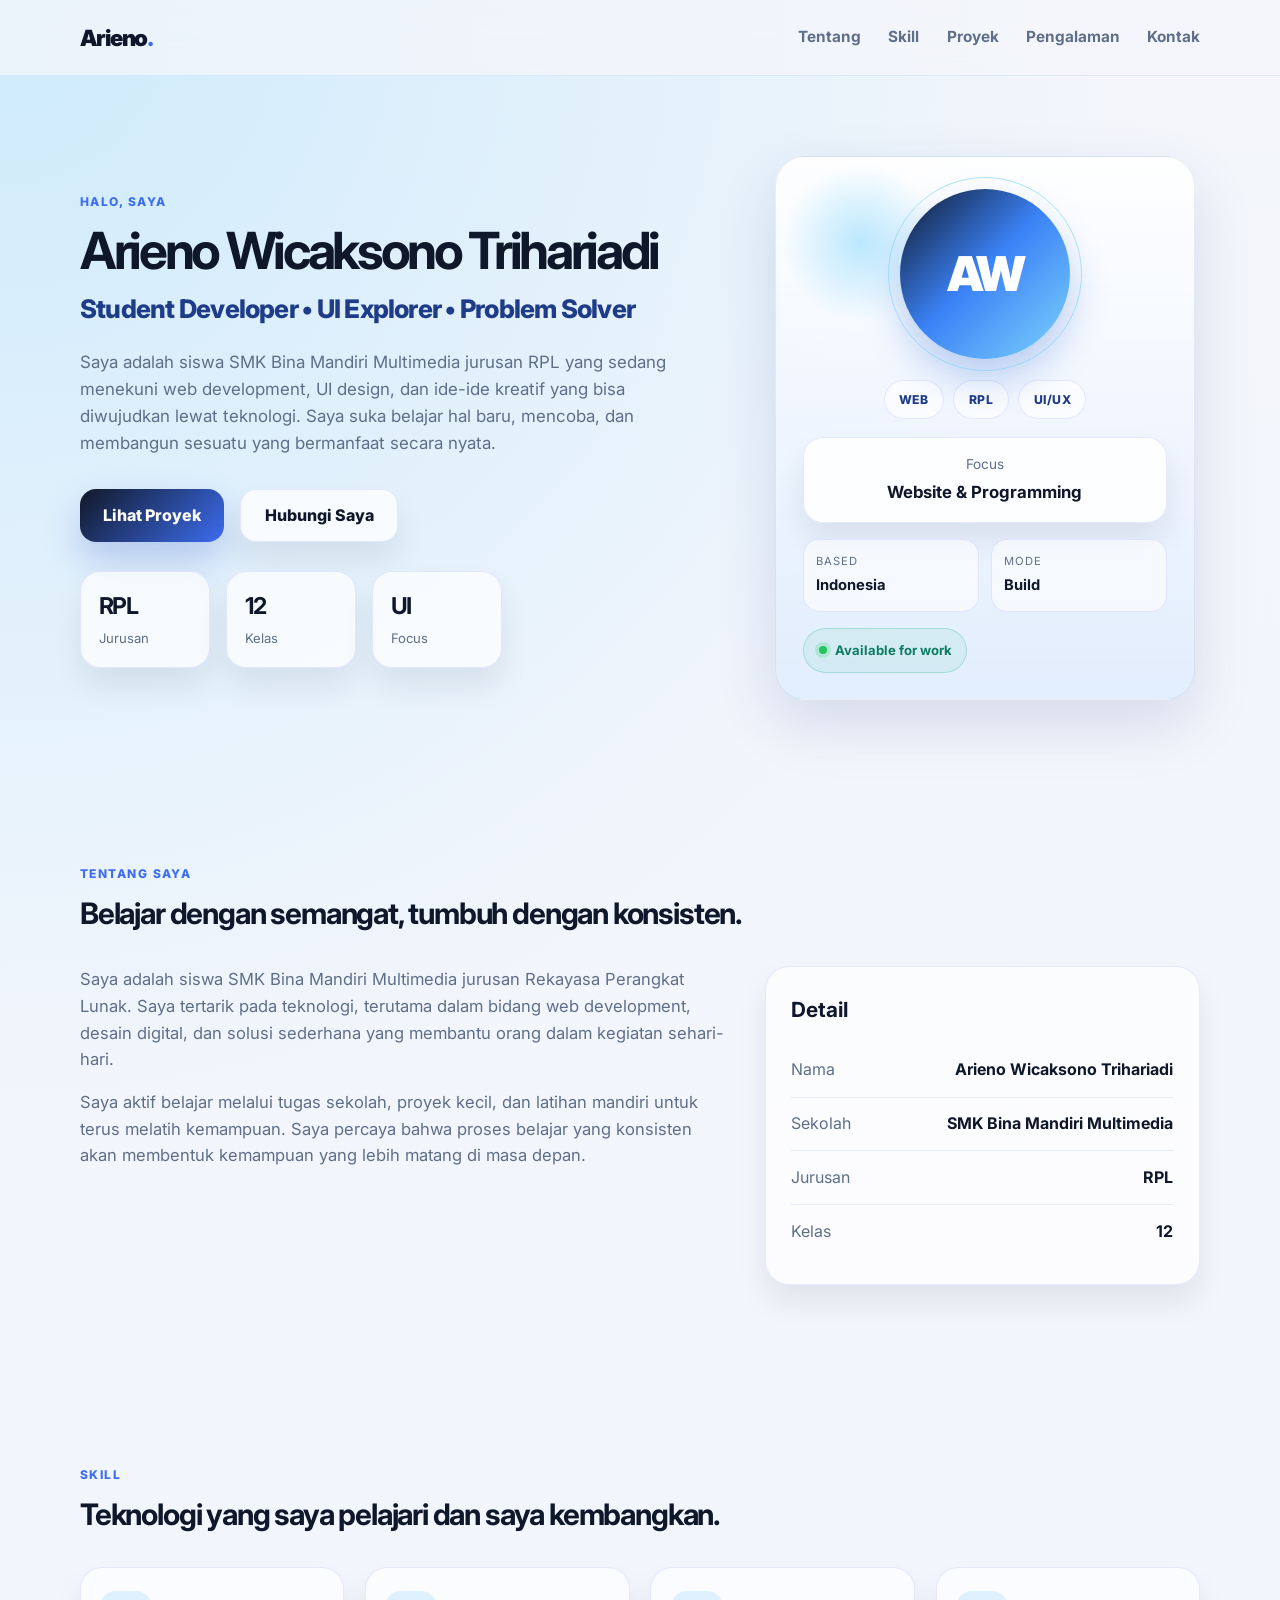
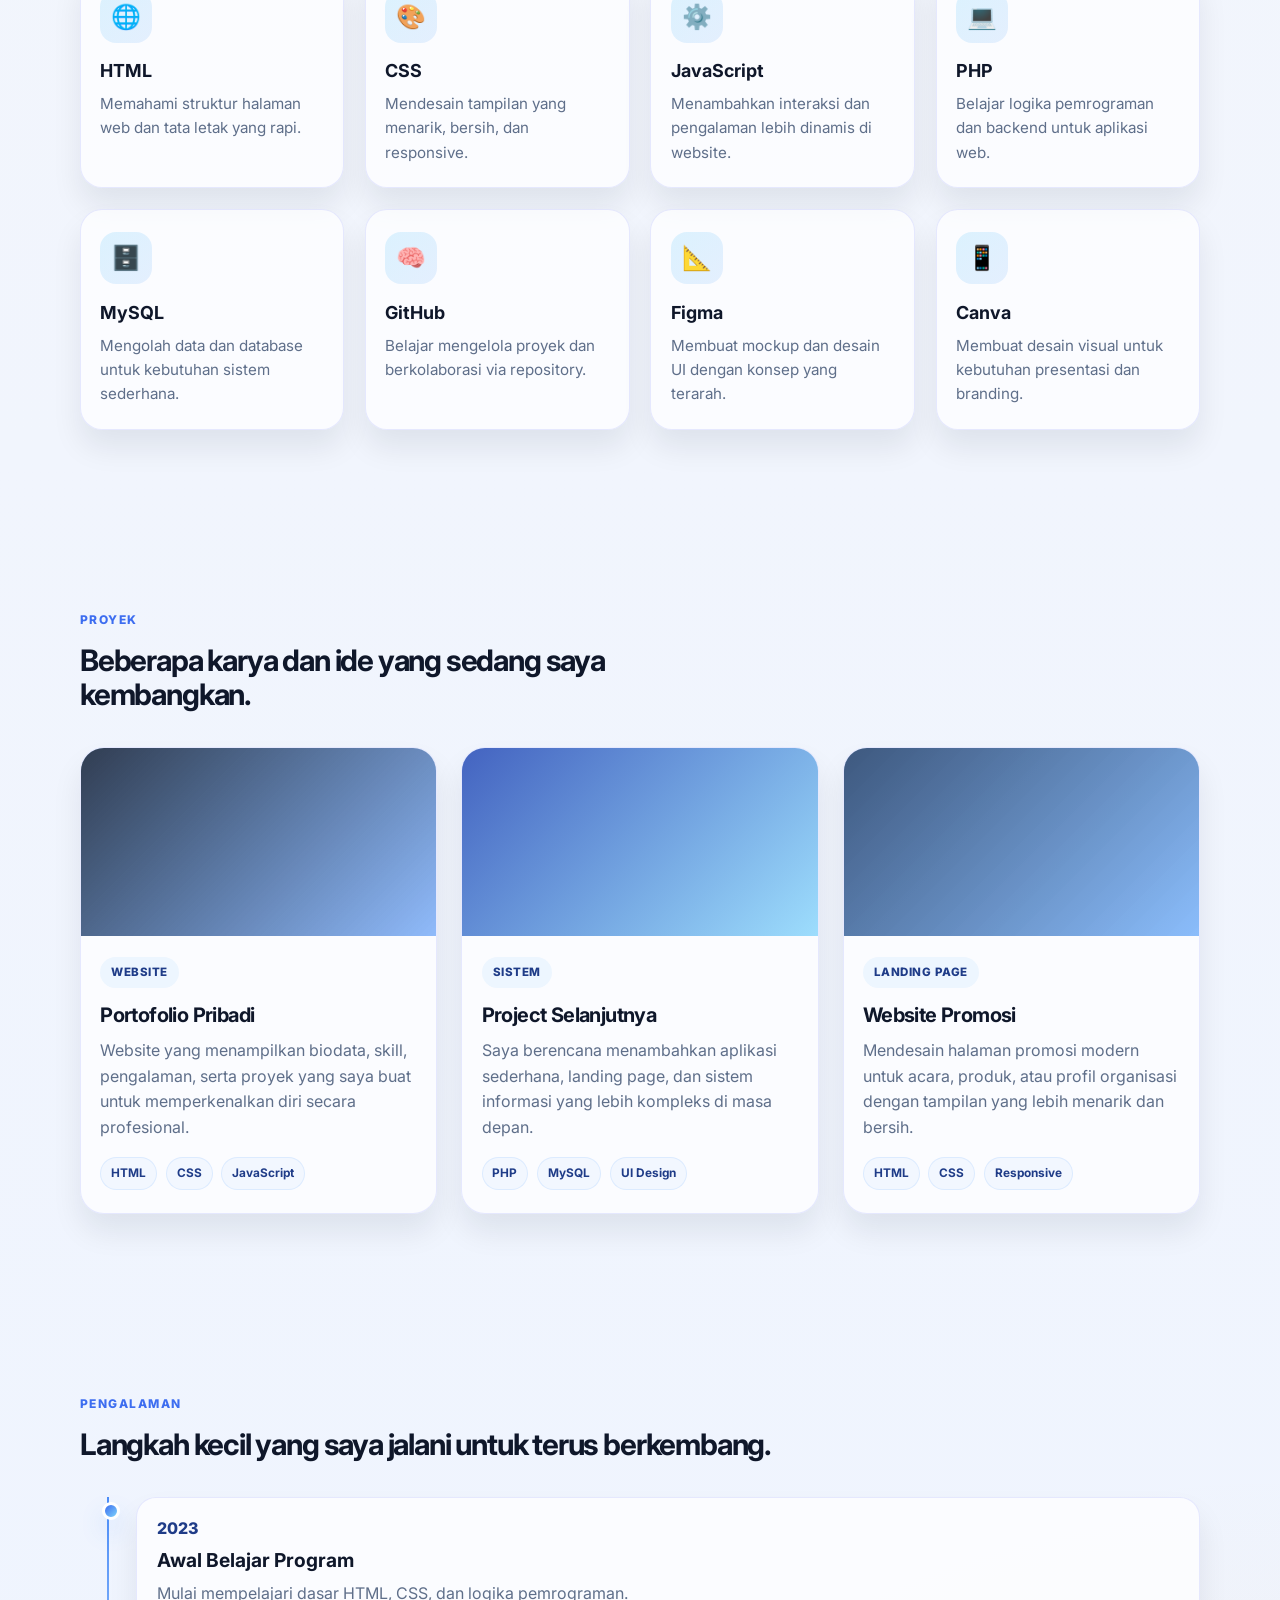
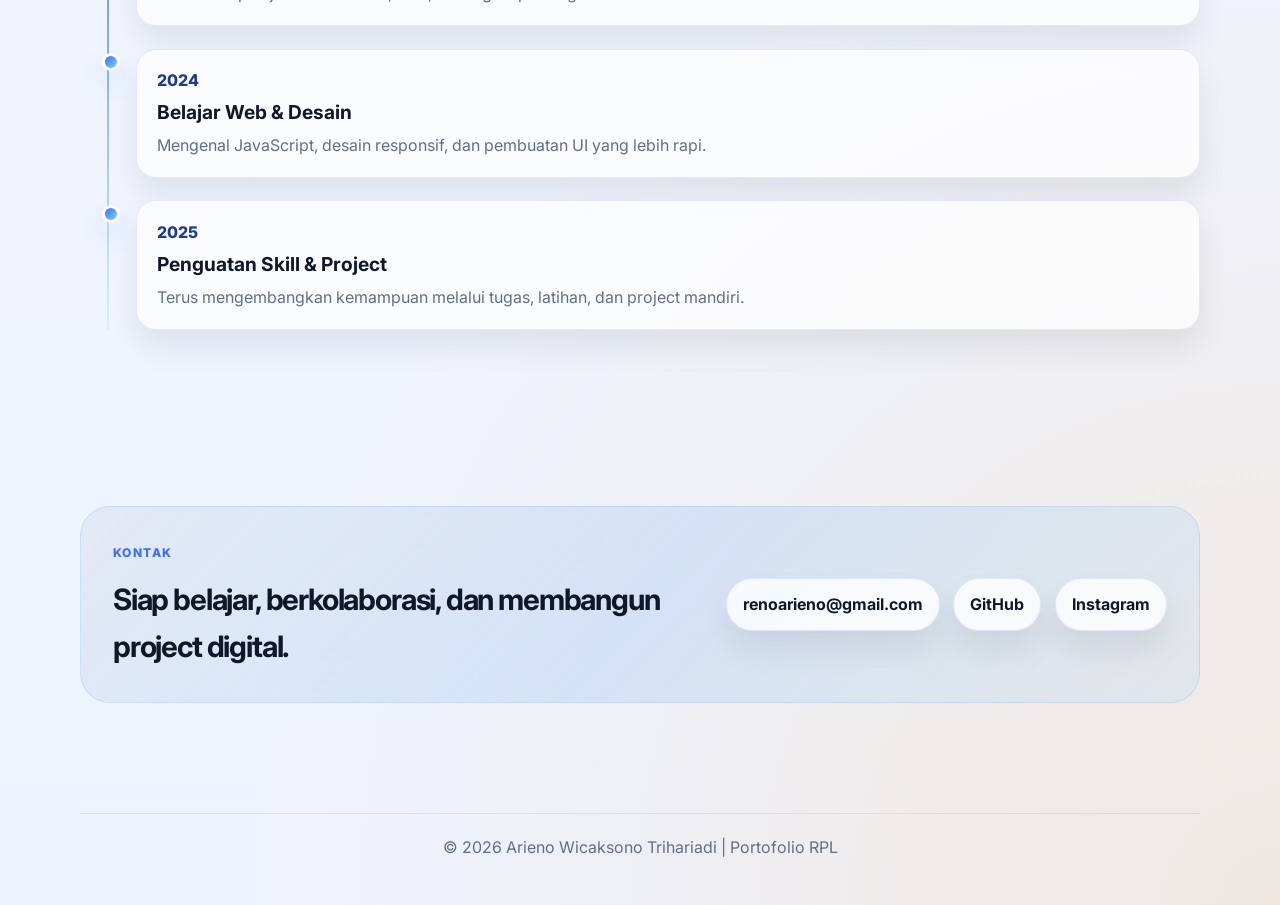
<file: index.html>
<!DOCTYPE html>
<html lang="id">
  <head>
    <meta charset="UTF-8" />
    <meta name="viewport" content="width=device-width, initial-scale=1.0" />
    <meta
      name="description"
      content="Portofolio Arieno Wicaksono Trihariadi - siswa SMK Bina Mandiri Multimedia jurusan RPL."
    />
    <title>Arieno Wicaksono Trihariadi | Portofolio</title>
    <link rel="preconnect" href="https://fonts.googleapis.com" />
    <link rel="preconnect" href="https://fonts.gstatic.com" crossorigin />
    <link
      href="https://fonts.googleapis.com/css2?family=Inter:wght@400;500;600;700;800;900&display=swap"
      rel="stylesheet"
    />
    <link rel="stylesheet" href="style.css" />
  </head>
  <body>
    <header class="header">
      <div class="container nav">
        <a href="#home" class="brand">Arieno<span>.</span></a>
        <nav class="nav-menu" id="navMenu" aria-label="Navigasi utama">
          <a href="#about">Tentang</a>
          <a href="#skills">Skill</a>
          <a href="#projects">Proyek</a>
          <a href="#experience">Pengalaman</a>
          <a href="#contact">Kontak</a>
        </nav>
        <button class="menu-toggle" id="menuToggle" aria-label="Buka menu">
          <span></span>
          <span></span>
          <span></span>
        </button>
      </div>
    </header>

    <main>
      <section class="hero" id="home">
        <div class="container hero-grid">
          <div class="hero-content">
            <p class="eyebrow">Halo, saya</p>
            <h1>Arieno Wicaksono Trihariadi</h1>
            <h2>Student Developer • UI Explorer • Problem Solver</h2>
            <p class="lead">
              Saya adalah siswa SMK Bina Mandiri Multimedia jurusan RPL yang
              sedang menekuni web development, UI design, dan ide-ide kreatif
              yang bisa diwujudkan lewat teknologi. Saya suka belajar hal baru,
              mencoba, dan membangun sesuatu yang bermanfaat secara nyata.
            </p>

            <div class="hero-actions">
              <a href="#projects" class="btn btn-primary">Lihat Proyek</a>
              <a href="#contact" class="btn btn-secondary">Hubungi Saya</a>
            </div>

            <ul class="mini-stats">
              <li><strong>RPL</strong><span>Jurusan</span></li>
              <li><strong>12</strong><span>Kelas</span></li>
              <li><strong>UI</strong><span>Focus</span></li>
            </ul>
          </div>

          <div class="hero-visual" aria-label="Ilustrasi profil">
            <div class="profile-card">
              <div class="avatar-wrap">
                <div class="avatar">AW</div>
              </div>

              <div class="card-badges">
                <span>Web</span>
                <span>RPL</span>
                <span>UI/UX</span>
              </div>

              <div class="info-box">
                <p>Focus</p>
                <strong>Website & Programming</strong>
              </div>

              <div class="profile-meta">
                <div>
                  <span>Based</span>
                  <strong>Indonesia</strong>
                </div>
                <div>
                  <span>Mode</span>
                  <strong>Build</strong>
                </div>
              </div>

              <div class="status-badge">
                <span class="dot-live"></span>
                Available for work
              </div>
            </div>
          </div>
        </div>
      </section>

      <section class="about section" id="about">
        <div class="container">
          <div class="section-heading">
            <p class="eyebrow">Tentang Saya</p>
            <h3>Belajar dengan semangat, tumbuh dengan konsisten.</h3>
          </div>

          <div class="about-grid">
            <div class="about-text">
              <p>
                Saya adalah siswa SMK Bina Mandiri Multimedia jurusan Rekayasa
                Perangkat Lunak. Saya tertarik pada teknologi, terutama dalam
                bidang web development, desain digital, dan solusi sederhana yang
                membantu orang dalam kegiatan sehari-hari.
              </p>
              <p>
                Saya aktif belajar melalui tugas sekolah, proyek kecil, dan latihan
                mandiri untuk terus melatih kemampuan. Saya percaya bahwa proses
                belajar yang konsisten akan membentuk kemampuan yang lebih matang di
                masa depan.
              </p>
            </div>

            <div class="about-panel">
              <h4>Detail</h4>
              <ul>
                <li><span>Nama</span><strong>Arieno Wicaksono Trihariadi</strong></li>
                <li><span>Sekolah</span><strong>SMK Bina Mandiri Multimedia</strong></li>
                <li><span>Jurusan</span><strong>RPL</strong></li>
                <li><span>Kelas</span><strong>12</strong></li>
              </ul>
            </div>
          </div>
        </div>
      </section>

      <section class="skills section" id="skills">
        <div class="container">
          <div class="section-heading">
            <p class="eyebrow">Skill</p>
            <h3>Teknologi yang saya pelajari dan saya kembangkan.</h3>
          </div>

          <div class="skills-grid">
            <div class="skill-card">
              <span class="skill-icon">🌐</span>
              <h4>HTML</h4>
              <p>Memahami struktur halaman web dan tata letak yang rapi.</p>
            </div>
            <div class="skill-card">
              <span class="skill-icon">🎨</span>
              <h4>CSS</h4>
              <p>Mendesain tampilan yang menarik, bersih, dan responsive.</p>
            </div>
            <div class="skill-card">
              <span class="skill-icon">⚙️</span>
              <h4>JavaScript</h4>
              <p>Menambahkan interaksi dan pengalaman lebih dinamis di website.</p>
            </div>
            <div class="skill-card">
              <span class="skill-icon">💻</span>
              <h4>PHP</h4>
              <p>Belajar logika pemrograman dan backend untuk aplikasi web.</p>
            </div>
            <div class="skill-card">
              <span class="skill-icon">🗄️</span>
              <h4>MySQL</h4>
              <p>Mengolah data dan database untuk kebutuhan sistem sederhana.</p>
            </div>
            <div class="skill-card">
              <span class="skill-icon">🧠</span>
              <h4>GitHub</h4>
              <p>Belajar mengelola proyek dan berkolaborasi via repository.</p>
            </div>
            <div class="skill-card">
              <span class="skill-icon">📐</span>
              <h4>Figma</h4>
              <p>Membuat mockup dan desain UI dengan konsep yang terarah.</p>
            </div>
            <div class="skill-card">
              <span class="skill-icon">📱</span>
              <h4>Canva</h4>
              <p>Membuat desain visual untuk kebutuhan presentasi dan branding.</p>
            </div>
          </div>
        </div>
      </section>

      <section class="projects section" id="projects">
        <div class="container">
          <div class="section-heading">
            <p class="eyebrow">Proyek</p>
            <h3>Beberapa karya dan ide yang sedang saya kembangkan.</h3>
          </div>

          <div class="project-grid">
            <article class="project-card">
              <div class="project-thumb one"></div>
              <div class="project-body">
                <span class="tag">Website</span>
                <h4>Portofolio Pribadi</h4>
                <p>
                  Website yang menampilkan biodata, skill, pengalaman, serta proyek
                  yang saya buat untuk memperkenalkan diri secara profesional.
                </p>
                <ul>
                  <li>HTML</li>
                  <li>CSS</li>
                  <li>JavaScript</li>
                </ul>
              </div>
            </article>

            <article class="project-card">
              <div class="project-thumb two"></div>
              <div class="project-body">
                <span class="tag">Sistem</span>
                <h4>Project Selanjutnya</h4>
                <p>
                  Saya berencana menambahkan aplikasi sederhana, landing page, dan
                  sistem informasi yang lebih kompleks di masa depan.
                </p>
                <ul>
                  <li>PHP</li>
                  <li>MySQL</li>
                  <li>UI Design</li>
                </ul>
              </div>
            </article>

            <article class="project-card">
              <div class="project-thumb three"></div>
              <div class="project-body">
                <span class="tag">Landing Page</span>
                <h4>Website Promosi</h4>
                <p>
                  Mendesain halaman promosi modern untuk acara, produk, atau profil
                  organisasi dengan tampilan yang lebih menarik dan bersih.
                </p>
                <ul>
                  <li>HTML</li>
                  <li>CSS</li>
                  <li>Responsive</li>
                </ul>
              </div>
            </article>
          </div>
        </div>
      </section>

      <section class="experience section" id="experience">
        <div class="container">
          <div class="section-heading">
            <p class="eyebrow">Pengalaman</p>
            <h3>Langkah kecil yang saya jalani untuk terus berkembang.</h3>
          </div>

          <div class="timeline">
            <div class="timeline-item">
              <span class="dot"></span>
              <div>
                <p class="year">2023</p>
                <h4>Awal Belajar Program</h4>
                <p>Mulai mempelajari dasar HTML, CSS, dan logika pemrograman.</p>
              </div>
            </div>
            <div class="timeline-item">
              <span class="dot"></span>
              <div>
                <p class="year">2024</p>
                <h4>Belajar Web & Desain</h4>
                <p>Mengenal JavaScript, desain responsif, dan pembuatan UI yang lebih rapi.</p>
              </div>
            </div>
            <div class="timeline-item">
              <span class="dot"></span>
              <div>
                <p class="year">2025</p>
                <h4>Penguatan Skill & Project</h4>
                <p>Terus mengembangkan kemampuan melalui tugas, latihan, dan project mandiri.</p>
              </div>
            </div>
          </div>
        </div>
      </section>

      <section class="contact section" id="contact">
        <div class="container contact-box">
          <div>
            <p class="eyebrow">Kontak</p>
            <h3>Siap belajar, berkolaborasi, dan membangun project digital.</h3>
          </div>

          <div class="contact-links">
            <a href="mailto:renoarieno@gmail.com">renoarieno@gmail.com</a>
            <a href="https://github.com/HKnami1" target="_blank" rel="noreferrer">GitHub</a>
            <a href="https://instagram.com" target="_blank" rel="noreferrer">Instagram</a>
          </div>
        </div>
      </section>
    </main>

    <footer class="footer">
      <div class="container footer-wrap">
        <p>© <span id="year"></span> Arieno Wicaksono Trihariadi | Portofolio RPL</p>
      </div>
    </footer>

    <script src="script.js"></script>
  </body>
</html>
</file>
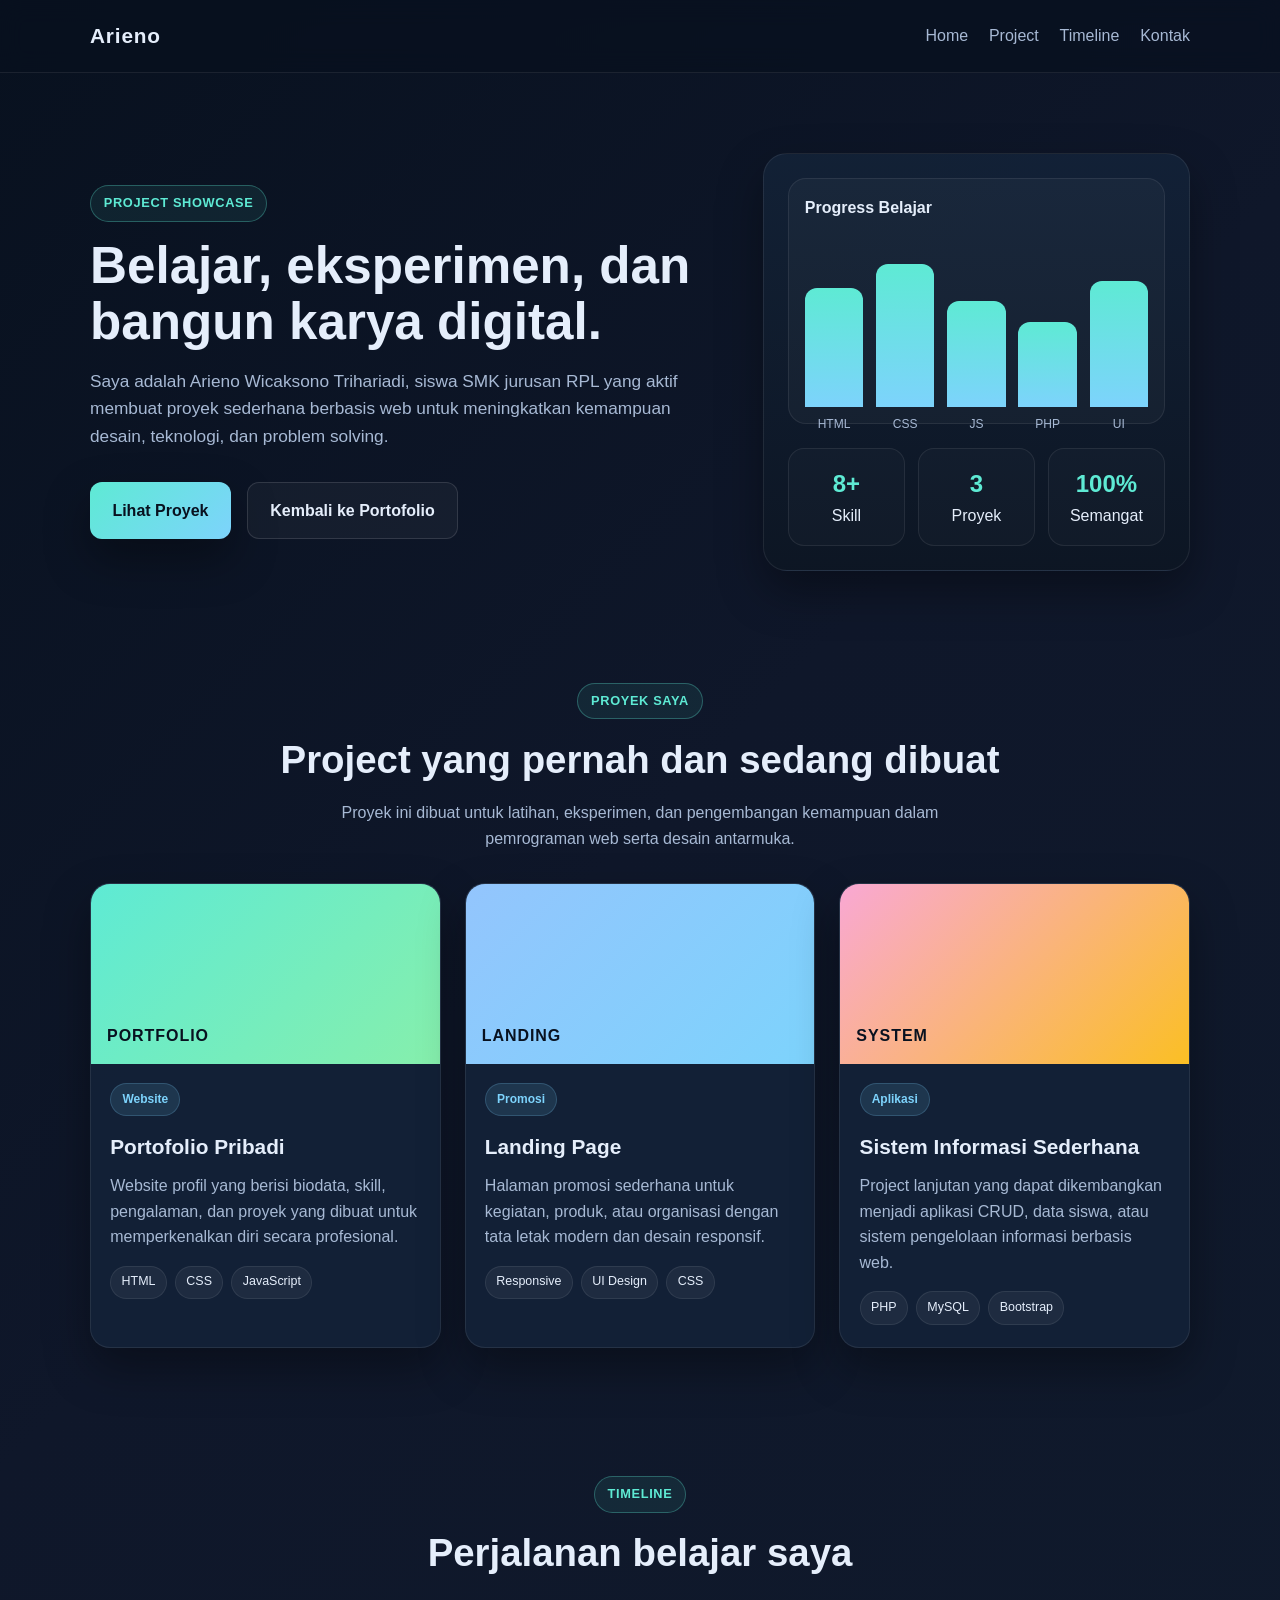
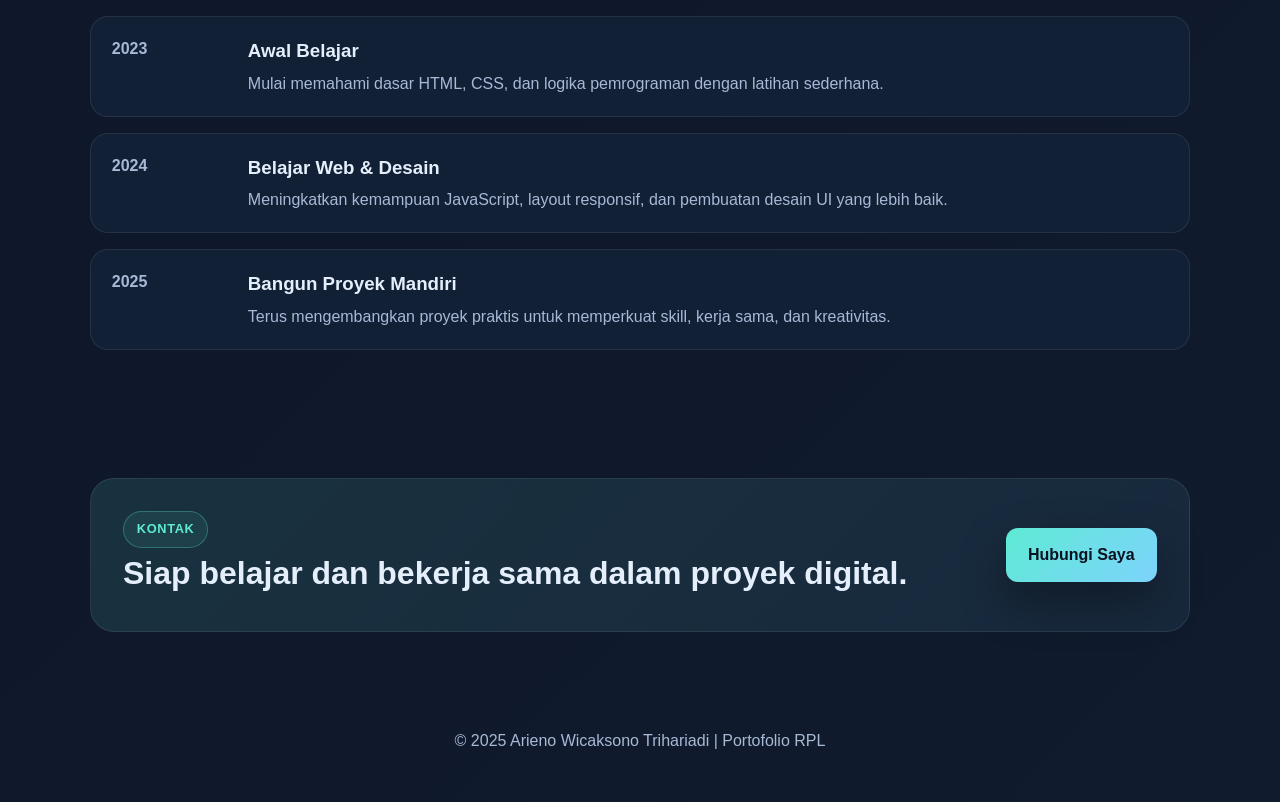
<file: project.html>
<!DOCTYPE html>
<html lang="id">
  <head>
    <meta charset="UTF-8" />
    <meta name="viewport" content="width=device-width, initial-scale=1.0" />
    <title>Project Showcase | Arieno</title>
    <style>
      :root {
        --bg: #08111f;
        --bg-soft: #101b2d;
        --panel: rgba(16, 27, 45, 0.9);
        --panel-strong: #132238;
        --primary: #5eead4;
        --primary-2: #7dd3fc;
        --text: #e5eefb;
        --muted: #a7b9d4;
        --accent: #fbbf24;
        --shadow: 0 20px 45px rgba(0, 0, 0, 0.35);
      }

      * {
        box-sizing: border-box;
      }

      html {
        scroll-behavior: smooth;
      }

      body {
        margin: 0;
        font-family: Arial, Helvetica, sans-serif;
        background: linear-gradient(135deg, var(--bg), #0f172a 40%, var(--bg-soft));
        color: var(--text);
        line-height: 1.6;
      }

      a {
        color: inherit;
        text-decoration: none;
      }

      .container {
        width: min(1100px, calc(100% - 2rem));
        margin: 0 auto;
      }

      .header {
        position: sticky;
        top: 0;
        z-index: 20;
        backdrop-filter: blur(12px);
        background: rgba(8, 17, 31, 0.7);
        border-bottom: 1px solid rgba(255, 255, 255, 0.08);
      }

      .nav {
        display: flex;
        justify-content: space-between;
        align-items: center;
        min-height: 72px;
      }

      .brand {
        font-size: 1.3rem;
        font-weight: 700;
        letter-spacing: 0.04em;
      }

      .nav-links {
        display: flex;
        align-items: center;
        gap: 1.3rem;
        color: var(--muted);
      }

      .nav-links a:hover {
        color: var(--primary);
      }

      .hero {
        padding: 5rem 0 3rem;
      }

      .hero-wrap {
        display: grid;
        grid-template-columns: 1.2fr 0.8fr;
        gap: 2rem;
        align-items: center;
      }

      .eyebrow {
        display: inline-block;
        background: rgba(94, 234, 212, 0.08);
        border: 1px solid rgba(94, 234, 212, 0.3);
        color: var(--primary);
        padding: 0.45rem 0.8rem;
        border-radius: 999px;
        font-size: 0.8rem;
        font-weight: 700;
        letter-spacing: 0.05em;
        text-transform: uppercase;
      }

      h1 {
        font-size: clamp(2.3rem, 4vw, 4rem);
        line-height: 1.1;
        margin: 1rem 0 0.8rem;
      }

      .lead {
        color: var(--muted);
        font-size: 1.08rem;
        max-width: 640px;
      }

      .cta-row {
        display: flex;
        flex-wrap: wrap;
        gap: 1rem;
        margin-top: 2rem;
      }

      .btn {
        display: inline-flex;
        align-items: center;
        justify-content: center;
        min-height: 48px;
        padding: 0.9rem 1.4rem;
        border-radius: 12px;
        font-weight: 700;
        transition: 0.2s ease;
      }

      .btn-primary {
        background: linear-gradient(135deg, var(--primary), var(--primary-2));
        color: #08111f;
        box-shadow: var(--shadow);
      }

      .btn-secondary {
        background: rgba(255, 255, 255, 0.04);
        border: 1px solid rgba(255, 255, 255, 0.12);
      }

      .btn:hover {
        transform: translateY(-2px);
      }

      .hero-card {
        background: linear-gradient(180deg, rgba(19, 34, 56, 0.9), rgba(13, 22, 35, 0.9));
        border: 1px solid rgba(255, 255, 255, 0.08);
        border-radius: 24px;
        padding: 1.5rem;
        box-shadow: var(--shadow);
      }

      .mini-graph {
        background: rgba(255,255,255,0.03);
        border-radius: 18px;
        padding: 1rem;
        border: 1px solid rgba(255,255,255,0.08);
      }

      .bars {
        display: flex;
        align-items: end;
        gap: 0.8rem;
        height: 170px;
        margin-top: 1rem;
      }

      .bar {
        flex: 1;
        border-radius: 12px 12px 0 0;
        background: linear-gradient(180deg, var(--primary), var(--primary-2));
        position: relative;
      }

      .bar span {
        position: absolute;
        bottom: -28px;
        left: 50%;
        transform: translateX(-50%);
        color: var(--muted);
        font-size: 0.75rem;
      }

      .stats {
        display: grid;
        grid-template-columns: repeat(3, minmax(0, 1fr));
        gap: 0.8rem;
        margin-top: 1.5rem;
      }

      .stat-box {
        background: rgba(255,255,255,0.02);
        border: 1px solid rgba(255,255,255,0.08);
        border-radius: 16px;
        padding: 1rem;
        text-align: center;
      }

      .stat-box strong {
        display: block;
        font-size: 1.5rem;
        color: var(--primary);
      }

      section {
        padding: 4rem 0;
      }

      .section-header {
        text-align: center;
        margin-bottom: 2rem;
      }

      .section-header h2 {
        font-size: clamp(2rem, 3vw, 3rem);
        margin: 0.6rem 0;
      }

      .section-header p {
        color: var(--muted);
        max-width: 700px;
        margin: 0 auto;
      }

      .projects-grid {
        display: grid;
        grid-template-columns: repeat(3, minmax(0, 1fr));
        gap: 1.5rem;
      }

      .project-card {
        background: rgba(19, 34, 56, 0.9);
        border: 1px solid rgba(255,255,255,0.08);
        border-radius: 20px;
        overflow: hidden;
        box-shadow: var(--shadow);
      }

      .thumb {
        height: 180px;
        padding: 1rem;
        display: flex;
        align-items: end;
        justify-content: flex-start;
        font-weight: 700;
        letter-spacing: 0.06em;
        text-transform: uppercase;
        color: #08111f;
      }

      .thumb.one { background: linear-gradient(135deg, var(--primary), #86efac); }
      .thumb.two { background: linear-gradient(135deg, #93c5fd, var(--primary-2)); }
      .thumb.three { background: linear-gradient(135deg, #f9a8d4, var(--accent)); }

      .project-body {
        padding: 1.2rem 1.2rem 1.4rem;
      }

      .tag {
        display: inline-block;
        background: rgba(125, 211, 252, 0.12);
        color: var(--primary-2);
        border: 1px solid rgba(125, 211, 252, 0.2);
        border-radius: 999px;
        padding: 0.35rem 0.7rem;
        font-size: 0.75rem;
        font-weight: 700;
      }

      .project-body h3 {
        margin: 0.9rem 0 0.6rem;
        font-size: 1.3rem;
      }

      .project-body p {
        color: var(--muted);
        margin: 0;
      }

      .tech {
        display: flex;
        flex-wrap: wrap;
        gap: 0.5rem;
        margin-top: 1rem;
      }

      .tech span {
        background: rgba(255,255,255,0.05);
        border: 1px solid rgba(255,255,255,0.08);
        color: var(--text);
        font-size: 0.78rem;
        border-radius: 999px;
        padding: 0.35rem 0.65rem;
      }

      .timeline {
        display: grid;
        gap: 1rem;
      }

      .time-item {
        display: grid;
        grid-template-columns: 120px 1fr;
        gap: 1rem;
        background: rgba(19, 34, 56, 0.9);
        border: 1px solid rgba(255,255,255,0.08);
        border-radius: 18px;
        padding: 1.2rem 1.3rem;
      }

      .year {
        font-weight: 700;
        color: var(--primary);
        margin: 0;
      }

      .time-item h3 {
        margin: 0 0 0.3rem;
      }

      .time-item p {
        margin: 0;
        color: var(--muted);
      }

      .contact-box {
        background: linear-gradient(135deg, rgba(94, 234, 212, 0.12), rgba(125, 211, 252, 0.08));
        border: 1px solid rgba(255,255,255,0.08);
        border-radius: 24px;
        padding: 2rem;
        display: flex;
        align-items: center;
        justify-content: space-between;
        gap: 1rem;
      }

      .contact-box h2 {
        margin: 0;
        font-size: clamp(1.8rem, 2.5vw, 2.5rem);
      }

      .footer {
        padding: 2rem 0 3rem;
        color: var(--muted);
        text-align: center;
      }

      @media (max-width: 820px) {
        .hero-wrap,
        .projects-grid,
        .contact-box {
          grid-template-columns: 1fr;
          display: grid;
        }

        .nav-links {
          display: none;
        }

        .time-item {
          grid-template-columns: 1fr;
        }
      }
    </style>
  </head>
  <body>
    <header class="header">
      <div class="container nav">
        <a href="index.html" class="brand">Arieno</a>
        <nav class="nav-links" aria-label="Navigasi utama">
          <a href="index.html">Home</a>
          <a href="#projects">Project</a>
          <a href="#timeline">Timeline</a>
          <a href="#contact">Kontak</a>
        </nav>
      </div>
    </header>

    <main>
      <section class="hero">
        <div class="container hero-wrap">
          <div>
            <span class="eyebrow">Project Showcase</span>
            <h1>Belajar, eksperimen, dan bangun karya digital.</h1>
            <p class="lead">
              Saya adalah Arieno Wicaksono Trihariadi, siswa SMK jurusan RPL yang aktif
              membuat proyek sederhana berbasis web untuk meningkatkan kemampuan desain,
              teknologi, dan problem solving.
            </p>
            <div class="cta-row">
              <a href="#projects" class="btn btn-primary">Lihat Proyek</a>
              <a href="index.html" class="btn btn-secondary">Kembali ke Portofolio</a>
            </div>
          </div>

          <div class="hero-card">
            <div class="mini-graph">
              <strong>Progress Belajar</strong>
              <div class="bars" aria-label="Grafik belajar">
                <div class="bar" style="height: 70%;"><span>HTML</span></div>
                <div class="bar" style="height: 84%;"><span>CSS</span></div>
                <div class="bar" style="height: 62%;"><span>JS</span></div>
                <div class="bar" style="height: 50%;"><span>PHP</span></div>
                <div class="bar" style="height: 74%;"><span>UI</span></div>
              </div>
            </div>
            <div class="stats">
              <div class="stat-box"><strong>8+</strong><span>Skill</span></div>
              <div class="stat-box"><strong>3</strong><span>Proyek</span></div>
              <div class="stat-box"><strong>100%</strong><span>Semangat</span></div>
            </div>
          </div>
        </div>
      </section>

      <section id="projects">
        <div class="container">
          <div class="section-header">
            <span class="eyebrow">Proyek Saya</span>
            <h2>Project yang pernah dan sedang dibuat</h2>
            <p>
              Proyek ini dibuat untuk latihan, eksperimen, dan pengembangan kemampuan dalam
              pemrograman web serta desain antarmuka.
            </p>
          </div>

          <div class="projects-grid">
            <article class="project-card">
              <div class="thumb one">Portfolio</div>
              <div class="project-body">
                <span class="tag">Website</span>
                <h3>Portofolio Pribadi</h3>
                <p>
                  Website profil yang berisi biodata, skill, pengalaman, dan proyek yang dibuat
                  untuk memperkenalkan diri secara profesional.
                </p>
                <div class="tech">
                  <span>HTML</span>
                  <span>CSS</span>
                  <span>JavaScript</span>
                </div>
              </div>
            </article>

            <article class="project-card">
              <div class="thumb two">Landing</div>
              <div class="project-body">
                <span class="tag">Promosi</span>
                <h3>Landing Page</h3>
                <p>
                  Halaman promosi sederhana untuk kegiatan, produk, atau organisasi dengan tata
                  letak modern dan desain responsif.
                </p>
                <div class="tech">
                  <span>Responsive</span>
                  <span>UI Design</span>
                  <span>CSS</span>
                </div>
              </div>
            </article>

            <article class="project-card">
              <div class="thumb three">System</div>
              <div class="project-body">
                <span class="tag">Aplikasi</span>
                <h3>Sistem Informasi Sederhana</h3>
                <p>
                  Project lanjutan yang dapat dikembangkan menjadi aplikasi CRUD, data siswa,
                  atau sistem pengelolaan informasi berbasis web.
                </p>
                <div class="tech">
                  <span>PHP</span>
                  <span>MySQL</span>
                  <span>Bootstrap</span>
                </div>
              </div>
            </article>
          </div>
        </div>
      </section>

      <section id="timeline">
        <div class="container">
          <div class="section-header">
            <span class="eyebrow">Timeline</span>
            <h2>Perjalanan belajar saya</h2>
          </div>

          <div class="timeline">
            <div class="time-item">
              <p class="year">2023</p>
              <div>
                <h3>Awal Belajar</h3>
                <p>Mulai memahami dasar HTML, CSS, dan logika pemrograman dengan latihan sederhana.</p>
              </div>
            </div>

            <div class="time-item">
              <p class="year">2024</p>
              <div>
                <h3>Belajar Web & Desain</h3>
                <p>Meningkatkan kemampuan JavaScript, layout responsif, dan pembuatan desain UI yang lebih baik.</p>
              </div>
            </div>

            <div class="time-item">
              <p class="year">2025</p>
              <div>
                <h3>Bangun Proyek Mandiri</h3>
                <p>Terus mengembangkan proyek praktis untuk memperkuat skill, kerja sama, dan kreativitas.</p>
              </div>
            </div>
          </div>
        </div>
      </section>

      <section id="contact">
        <div class="container">
          <div class="contact-box">
            <div>
              <span class="eyebrow">Kontak</span>
              <h2>Siap belajar dan bekerja sama dalam proyek digital.</h2>
            </div>
            <a href="mailto:renoarieno@gmail.com" class="btn btn-primary">Hubungi Saya</a>
          </div>
        </div>
      </section>
    </main>

    <footer class="footer">
      <div class="container">© 2025 Arieno Wicaksono Trihariadi | Portofolio RPL</div>
    </footer>
  </body>
</html>
</file>
<file: style.css>
:root {
  --bg: #f4f6fb;
  --bg-strong: #eaf1ff;
  --surface: rgba(255, 255, 255, 0.78);
  --surface-strong: #ffffff;
  --primary: #111827;
  --primary-soft: #1f3c88;
  --primary-mid: #3d6df0;
  --accent: #7dd3fc;
  --accent-soft: #dbeafe;
  --warm: #f7b267;
  --text: #0f172a;
  --muted: #5f6f8a;
  --border: rgba(129, 140, 248, 0.18);
  --shadow: 0 24px 60px rgba(31, 60, 136, 0.14);
  --shadow-soft: 0 18px 30px rgba(15, 23, 42, 0.08);
}

* {
  box-sizing: border-box;
  margin: 0;
  padding: 0;
}

html {
  scroll-behavior: smooth;
}

body {
  font-family: "Inter", sans-serif;
  background:
    radial-gradient(circle at top left, rgba(125, 211, 252, 0.32), transparent 26%),
    radial-gradient(circle at bottom right, rgba(247, 178, 103, 0.2), transparent 24%),
    linear-gradient(180deg, var(--bg) 0%, #eef4ff 100%);
  color: var(--text);
  line-height: 1.6;
}

img {
  max-width: 100%;
  display: block;
}

a {
  color: inherit;
  text-decoration: none;
}

.container {
  width: min(1120px, calc(100% - 2rem));
  margin: 0 auto;
}

.section {
  padding: 5.5rem 0;
}

.eyebrow {
  display: inline-block;
  margin-bottom: 0.85rem;
  color: var(--primary-mid);
  font-size: 0.75rem;
  font-weight: 800;
  letter-spacing: 0.12em;
  text-transform: uppercase;
}

.section-heading {
  margin-bottom: 2.25rem;
}

.section-heading h3 {
  max-width: 700px;
  font-size: clamp(1.85rem, 2vw, 2.7rem);
  line-height: 1.15;
  letter-spacing: -0.04em;
}

.header {
  position: sticky;
  top: 0;
  z-index: 20;
  backdrop-filter: blur(18px);
  background: rgba(244, 246, 251, 0.75);
  border-bottom: 1px solid rgba(59, 130, 246, 0.12);
}

.nav {
  min-height: 75px;
  display: flex;
  align-items: center;
  justify-content: space-between;
  gap: 1.5rem;
}

.brand {
  font-size: 1.4rem;
  font-weight: 900;
  letter-spacing: -0.05em;
  color: var(--text);
}

.brand span {
  color: var(--primary-mid);
}

.nav-menu {
  display: flex;
  align-items: center;
  gap: 1.7rem;
}

.nav-menu a {
  position: relative;
  color: var(--muted);
  font-size: 0.96rem;
  font-weight: 700;
  transition: 0.2s ease;
}

.nav-menu a::after {
  content: "";
  position: absolute;
  left: 0;
  bottom: -0.38rem;
  width: 100%;
  height: 2px;
  background: linear-gradient(90deg, var(--primary-mid), var(--accent));
  transform: scaleX(0);
  transform-origin: left;
  transition: transform 0.2s ease;
}

.nav-menu a:hover,
.nav-menu a:focus-visible {
  color: var(--primary-soft);
}

.nav-menu a:hover::after,
.nav-menu a:focus-visible::after {
  transform: scaleX(1);
}

.menu-toggle {
  display: none;
  width: 46px;
  height: 46px;
  border: 1px solid var(--border);
  border-radius: 14px;
  background: rgba(255, 255, 255, 0.8);
  cursor: pointer;
}

.menu-toggle span {
  display: block;
  width: 20px;
  height: 2px;
  margin: 5px auto;
  background: var(--text);
  border-radius: 99px;
}

.hero {
  padding: 5rem 0 4.5rem;
}

.hero-grid {
  display: grid;
  grid-template-columns: 1.2fr 0.8fr;
  align-items: center;
  gap: 2.8rem;
}

.hero-content {
  position: relative;
}

.hero-content h1 {
  margin-bottom: 0.9rem;
  font-size: clamp(2.8rem, 4vw, 4.6rem);
  line-height: 0.98;
  letter-spacing: -0.065em;
}

.hero-content h2 {
  margin-bottom: 1.15rem;
  color: var(--primary-soft);
  font-size: clamp(1.15rem, 2vw, 1.8rem);
  font-weight: 800;
  letter-spacing: -0.03em;
}

.lead {
  max-width: 610px;
  color: var(--muted);
  font-size: 1.06rem;
}

.hero-actions {
  display: flex;
  flex-wrap: wrap;
  gap: 1rem;
  margin: 2rem 0 1.8rem;
}

.btn {
  display: inline-flex;
  align-items: center;
  justify-content: center;
  min-height: 50px;
  padding: 0.8rem 1.45rem;
  border-radius: 16px;
  font-weight: 800;
  transition: transform 0.2s ease, box-shadow 0.2s ease;
}

.btn:hover {
  transform: translateY(-2px);
}

.btn-primary {
  background: linear-gradient(135deg, var(--primary) 0%, var(--primary-mid) 100%);
  color: white;
  box-shadow: 0 18px 36px rgba(45, 85, 200, 0.25);
}

.btn-secondary {
  background: rgba(255, 255, 255, 0.78);
  border: 1px solid var(--border);
  color: var(--text);
  box-shadow: var(--shadow-soft);
}

.mini-stats {
  list-style: none;
  display: flex;
  flex-wrap: wrap;
  gap: 1rem;
}

.mini-stats li {
  min-width: 130px;
  padding: 1rem 1.1rem;
  background: rgba(255, 255, 255, 0.7);
  border: 1px solid var(--border);
  border-radius: 20px;
  box-shadow: var(--shadow-soft);
}

.mini-stats strong {
  display: block;
  font-size: 1.45rem;
  color: var(--text);
  letter-spacing: -0.05em;
}

.mini-stats span {
  font-size: 0.82rem;
  color: var(--muted);
}

.hero-visual {
  display: flex;
  justify-content: center;
}

.profile-card {
  position: relative;
  width: min(100%, 420px);
  padding: 2rem 1.7rem 1.6rem;
  background: linear-gradient(180deg, rgba(255,255,255,0.92), rgba(219,234,254,0.7));
  border: 1px solid rgba(148, 163, 184, 0.18);
  border-radius: 30px;
  box-shadow: var(--shadow);
  overflow: hidden;
}

.profile-card::before {
  content: "";
  position: absolute;
  inset: 0 auto auto 0;
  width: 170px;
  height: 170px;
  background: radial-gradient(circle, rgba(125, 211, 252, 0.5), transparent 65%);
}

.avatar-wrap {
  position: relative;
  display: flex;
  justify-content: center;
  margin-bottom: 1.3rem;
}

.avatar {
  position: relative;
  width: 170px;
  height: 170px;
  border-radius: 50%;
  display: grid;
  place-items: center;
  font-size: 3rem;
  font-weight: 900;
  letter-spacing: -0.06em;
  color: white;
  background: linear-gradient(135deg, #0f172a 0%, #3b82f6 48%, #7dd3fc 100%);
  box-shadow: 0 20px 38px rgba(34, 94, 204, 0.28);
}

.avatar::after {
  content: "";
  position: absolute;
  inset: -12px;
  border: 1px solid rgba(125, 211, 252, 0.9);
  border-radius: 50%;
  opacity: 0.7;
}

.card-badges {
  display: flex;
  justify-content: center;
  flex-wrap: wrap;
  gap: 0.6rem;
  margin-bottom: 1.1rem;
}

.card-badges span {
  padding: 0.56rem 0.9rem;
  border-radius: 999px;
  background: rgba(255, 255, 255, 0.65);
  border: 1px solid var(--border);
  color: var(--primary-soft);
  font-size: 0.76rem;
  font-weight: 800;
  letter-spacing: 0.04em;
  text-transform: uppercase;
}

.info-box {
  background: rgba(255, 255, 255, 0.85);
  border: 1px solid var(--border);
  border-radius: 20px;
  padding: 1rem 1.1rem;
  text-align: center;
  box-shadow: var(--shadow-soft);
}

.info-box p {
  color: var(--muted);
  margin-bottom: 0.25rem;
  font-size: 0.85rem;
}

.info-box strong {
  font-size: 1.05rem;
}

.profile-meta {
  display: grid;
  grid-template-columns: repeat(2, minmax(0, 1fr));
  gap: 0.8rem;
  margin-top: 1rem;
}

.profile-meta div {
  padding: 0.8rem 0.75rem;
  border-radius: 16px;
  border: 1px solid var(--border);
  background: rgba(255, 255, 255, 0.6);
}

.profile-meta span {
  display: block;
  color: var(--muted);
  font-size: 0.7rem;
  text-transform: uppercase;
  letter-spacing: 0.08em;
}

.profile-meta strong {
  display: block;
  margin-top: 0.2rem;
  font-size: 0.92rem;
}

.status-badge {
  display: inline-flex;
  align-items: center;
  gap: 0.5rem;
  margin-top: 1rem;
  padding: 0.7rem 0.9rem;
  border-radius: 999px;
  background: rgba(16, 185, 129, 0.08);
  border: 1px solid rgba(16, 185, 129, 0.25);
  color: #0e7c60;
  font-weight: 700;
  font-size: 0.82rem;
}

.dot-live {
  width: 8px;
  height: 8px;
  display: inline-block;
  border-radius: 50%;
  background: #22c55e;
  box-shadow: 0 0 0 4px rgba(34, 197, 94, 0.18);
}

.about-grid {
  display: grid;
  grid-template-columns: 1.2fr 0.8fr;
  gap: 2rem;
  align-items: start;
}

.about-text {
  color: var(--muted);
  font-size: 1.04rem;
}

.about-text p + p {
  margin-top: 1rem;
}

.about-panel {
  background: rgba(255, 255, 255, 0.72);
  border: 1px solid var(--border);
  border-radius: 24px;
  padding: 1.6rem;
  box-shadow: var(--shadow-soft);
}

.about-panel h4 {
  margin-bottom: 1.1rem;
  font-size: 1.3rem;
}

.about-panel ul {
  list-style: none;
}

.about-panel li {
  display: flex;
  justify-content: space-between;
  gap: 1rem;
  padding: 0.85rem 0;
  border-bottom: 1px solid var(--border);
}

.about-panel li:last-child {
  border-bottom: none;
}

.about-panel li span {
  color: var(--muted);
}

.skills-grid {
  display: grid;
  grid-template-columns: repeat(4, minmax(0, 1fr));
  gap: 1.3rem;
}

.skill-card {
  padding: 1.4rem 1.2rem;
  background: rgba(255, 255, 255, 0.7);
  border: 1px solid var(--border);
  border-radius: 22px;
  box-shadow: var(--shadow-soft);
  transition: transform 0.2s ease, box-shadow 0.2s ease;
}

.skill-card:hover {
  transform: translateY(-4px);
  box-shadow: 0 22px 30px rgba(87, 99, 155, 0.09);
}

.skill-icon {
  display: inline-flex;
  width: 52px;
  height: 52px;
  align-items: center;
  justify-content: center;
  margin-bottom: 0.9rem;
  border-radius: 16px;
  background: linear-gradient(135deg, rgba(125, 211, 252, 0.25), rgba(96, 165, 250, 0.15));
  font-size: 1.5rem;
}

.skill-card h4 {
  margin-bottom: 0.38rem;
  font-size: 1.12rem;
}

.skill-card p {
  color: var(--muted);
  font-size: 0.95rem;
}

.project-grid {
  display: grid;
  grid-template-columns: repeat(3, minmax(0, 1fr));
  gap: 1.5rem;
}

.project-card {
  background: rgba(255, 255, 255, 0.72);
  border: 1px solid var(--border);
  border-radius: 24px;
  overflow: hidden;
  box-shadow: var(--shadow-soft);
  transition: transform 0.2s ease, box-shadow 0.2s ease;
}

.project-card:hover {
  transform: translateY(-4px);
  box-shadow: 0 22px 44px rgba(59, 130, 246, 0.12);
}

.project-thumb {
  height: 188px;
  background-size: cover;
  background-position: center;
}

.project-thumb.one {
  background:
    linear-gradient(135deg, rgba(17, 24, 39, 0.8), rgba(59, 130, 246, 0.5)),
    linear-gradient(135deg, rgba(147, 197, 253, 0.7), rgba(224, 242, 254, 0.8));
}

.project-thumb.two {
  background:
    linear-gradient(135deg, rgba(30, 64, 175, 0.78), rgba(125, 211, 252, 0.7)),
    linear-gradient(135deg, rgba(191, 219, 254, 0.85), rgba(224, 242, 254, 0.68));
}

.project-thumb.three {
  background:
    linear-gradient(135deg, rgba(27, 54, 94, 0.8), rgba(96, 165, 250, 0.7)),
    linear-gradient(135deg, rgba(191, 219, 254, 0.85), rgba(239, 246, 255, 0.9));
}

.project-body {
  padding: 1.35rem 1.2rem 1.45rem;
}

.tag {
  display: inline-block;
  margin-bottom: 0.7rem;
  padding: 0.38rem 0.7rem;
  border-radius: 999px;
  background: #edf6ff;
  color: var(--primary-soft);
  font-size: 0.72rem;
  font-weight: 800;
  letter-spacing: 0.04em;
  text-transform: uppercase;
}

.project-body h4 {
  margin-bottom: 0.45rem;
  font-size: 1.25rem;
  letter-spacing: -0.03em;
}

.project-body p {
  color: var(--muted);
  margin-bottom: 1rem;
}

.project-body ul {
  list-style: none;
  display: flex;
  flex-wrap: wrap;
  gap: 0.55rem;
}

.project-body li {
  padding: 0.38rem 0.62rem;
  border-radius: 999px;
  background: #f2f7ff;
  border: 1px solid rgba(96, 165, 250, 0.15);
  color: var(--primary-soft);
  font-size: 0.74rem;
  font-weight: 700;
}

.timeline {
  position: relative;
  display: grid;
  gap: 1.4rem;
  margin-left: 1.2rem;
}

.timeline::before {
  content: "";
  position: absolute;
  left: 8px;
  top: 0;
  bottom: 0;
  width: 2px;
  background: linear-gradient(180deg, rgba(59, 130, 246, 0.9), rgba(125, 211, 252, 0.18));
}

.timeline-item {
  position: relative;
  display: grid;
  grid-template-columns: 18px 1fr;
  align-items: start;
  gap: 1rem;
  padding-left: 0.2rem;
}

.dot {
  position: relative;
  width: 18px;
  height: 18px;
  margin-top: 0.3rem;
  border-radius: 50%;
  background: linear-gradient(135deg, var(--primary-mid), var(--accent));
  border: 3px solid white;
  box-shadow: 0 12px 24px rgba(59, 130, 246, 0.18);
  z-index: 1;
}

.timeline-item div {
  background: rgba(255, 255, 255, 0.72);
  border: 1px solid var(--border);
  border-radius: 20px;
  padding: 1.15rem 1.2rem;
  box-shadow: var(--shadow-soft);
}

.year {
  margin-bottom: 0.2rem;
  color: var(--primary-soft);
  font-weight: 800;
}

.timeline-item h4 {
  margin-bottom: 0.35rem;
  font-size: 1.2rem;
}

.timeline-item p:last-child {
  color: var(--muted);
}

.contact-box {
  display: flex;
  align-items: center;
  justify-content: space-between;
  gap: 1rem;
  padding: 2rem;
  border: 1px solid rgba(96, 165, 250, 0.2);
  border-radius: 30px;
  background: linear-gradient(135deg, rgba(15, 23, 42, 0.05), rgba(96, 165, 250, 0.18), rgba(125, 211, 252, 0.12));
}

.contact-box h3 {
  max-width: 560px;
  font-size: clamp(1.8rem, 2.3vw, 2.5rem);
  letter-spacing: -0.04em;
}

.contact-links {
  display: flex;
  flex-wrap: wrap;
  gap: 0.85rem;
}

.contact-links a {
  padding: 0.8rem 1rem;
  border-radius: 999px;
  background: rgba(255, 255, 255, 0.8);
  border: 1px solid var(--border);
  color: var(--text);
  font-weight: 700;
  box-shadow: var(--shadow-soft);
}

.footer {
  padding: 1.4rem 0 2.8rem;
}

.footer-wrap {
  padding-top: 1.3rem;
  border-top: 1px solid var(--border);
  text-align: center;
  color: var(--muted);
}

@media (max-width: 900px) {
  .hero-grid,
  .about-grid,
  .skills-grid,
  .project-grid {
    grid-template-columns: 1fr 1fr;
  }

  .hero-grid,
  .about-grid,
  .contact-box {
    display: grid;
    grid-template-columns: 1fr;
  }

  .skills-grid {
    grid-template-columns: repeat(2, minmax(0, 1fr));
  }

  .project-grid {
    grid-template-columns: 1fr;
  }
}

@media (max-width: 680px) {
  .nav {
    position: relative;
  }

  .menu-toggle {
    display: block;
  }

  .nav-menu {
    position: absolute;
    top: calc(100% + 0.7rem);
    left: 0;
    right: 0;
    display: none;
    flex-direction: column;
    align-items: flex-start;
    gap: 0.7rem;
    padding: 1rem;
    background: rgba(255, 255, 255, 0.95);
    border: 1px solid var(--border);
    border-radius: 18px;
    box-shadow: 0 24px 40px rgba(15, 23, 42, 0.08);
  }

  .nav-menu.open {
    display: flex;
  }

  .hero {
    padding-top: 3.5rem;
  }

  .hero-grid,
  .skills-grid {
    grid-template-columns: 1fr;
  }

  .contact-box {
    padding: 1.5rem;
  }

  .contact-links {
    width: 100%;
  }

  .contact-links a {
    flex: 1 1 100%;
    text-align: center;
  }
}
</file>
